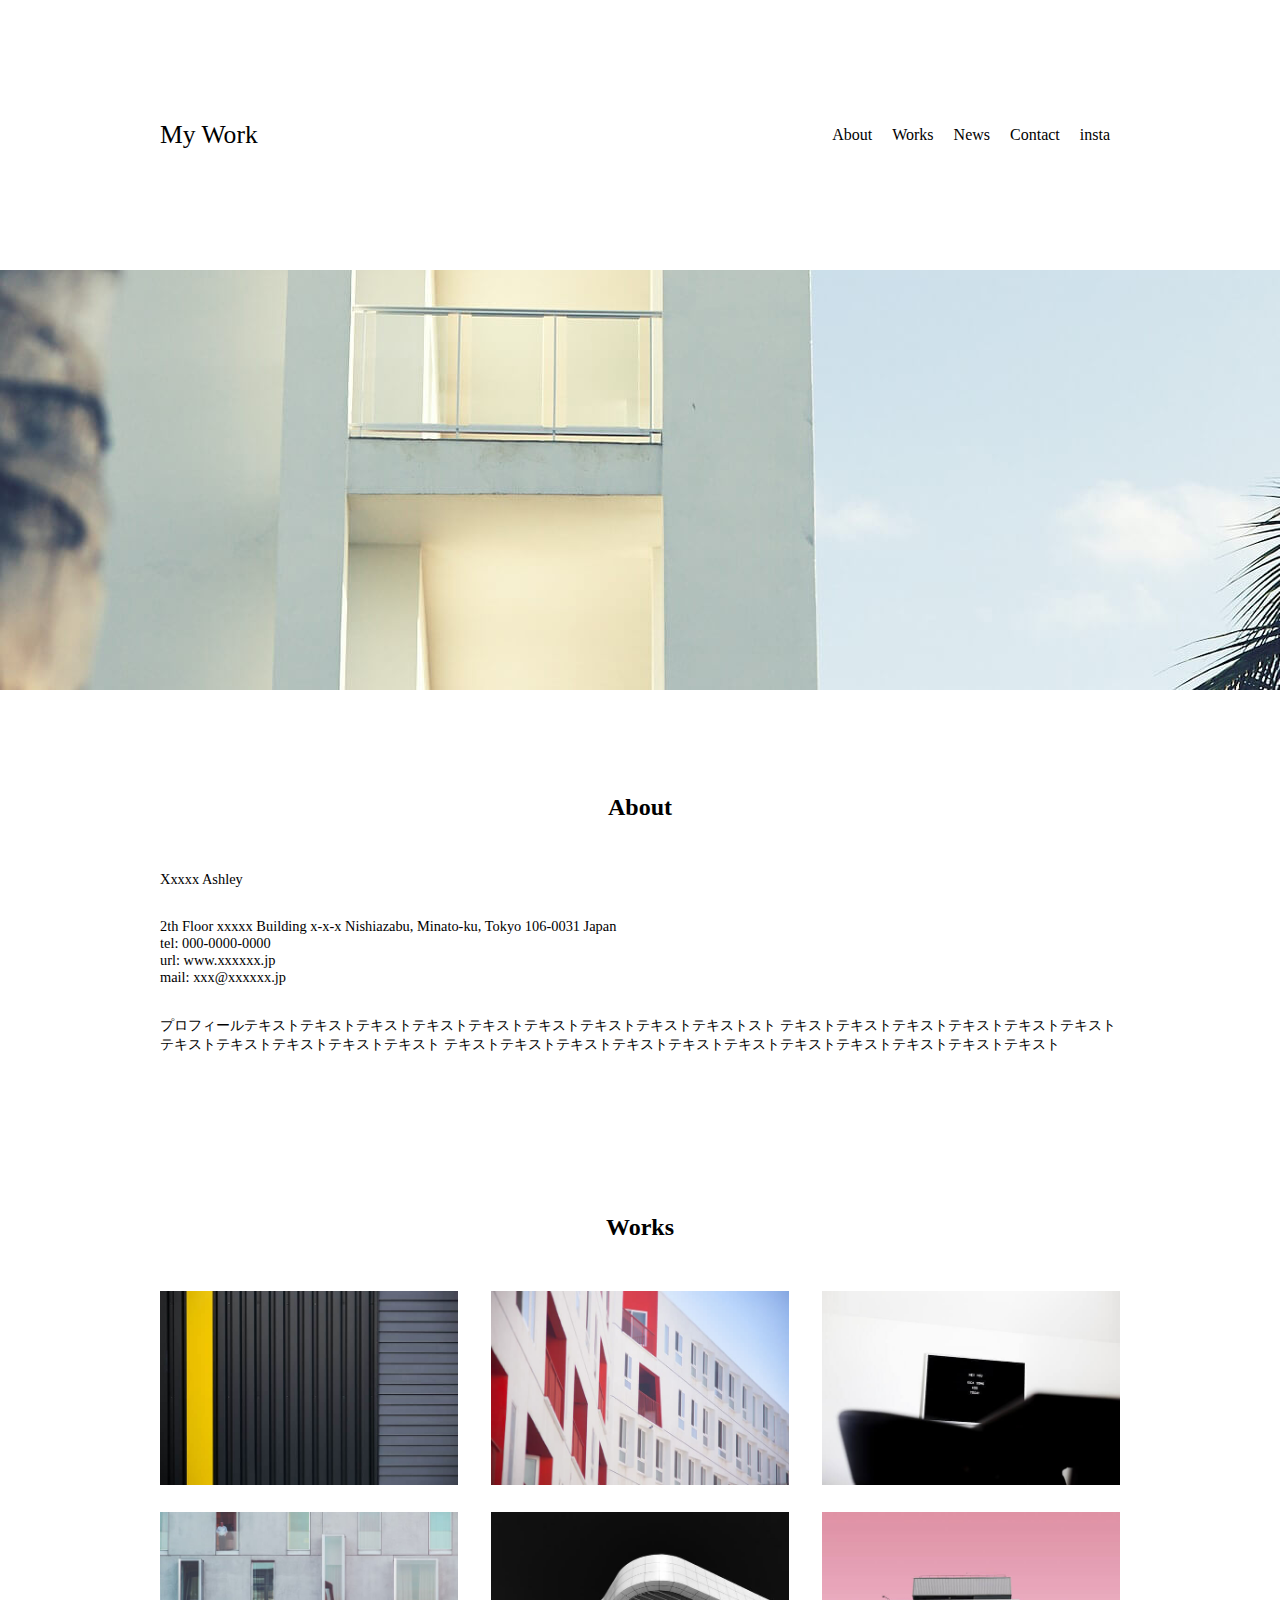
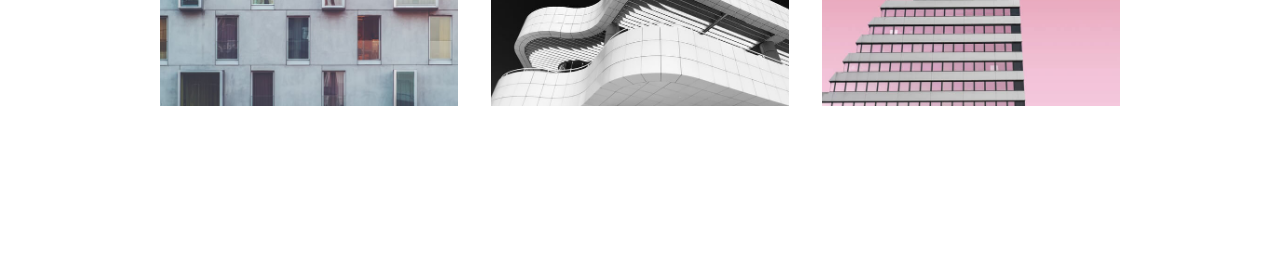
<file: basic/01/index.html>
<!DOCTYPE html>
<html lang="ja">
<head>
    <meta charset="UTF-8">
    <meta name="viewport" content="width=device-width, initial-scale=1.0">
    <link rel="stylesheet" href="style.css">
    <title>Document</title>
</head>
<body>
    <header id="header">
        <h1>My Work</h1>
        <nav>
            <ul>
                <li>About</li>
                <li>Works</li>
                <li>News</li>
                <li>Contact</li>
                <li>insta</li>
            </ul>
        </nav>
    </header>
    <main>
        <div id="mainvisual">
            <img src="mainvisual-pc.jpg" alt="">
        </div>
        <section id="about" class="wrapper">
            <h2>About</h2>
            <p>Xxxxx Ashley</p>
            <ul>
                <li>2th Floor xxxxx Building x-x-x Nishiazabu, Minato-ku, Tokyo 106-0031 Japan</li>
                <li>tel: 000-0000-0000</li>
                <li>url: www.xxxxxx.jp</li>
                <li>mail: xxx@xxxxxx.jp</li>
            </ul>
            <p>プロフィールテキストテキストテキストテキストテキストテキストテキストテキストテキストスト テキストテキストテキストテキストテキストテキストテキストテキストテキストテキストテキスト テキストテキストテキストテキストテキストテキストテキストテキストテキストテキストテキスト</p>
        </section>
        <section id="works" class="wrapper">
            <h2>Works</h2>
            <ul>
                <li><img src="works1.jpg" alt=""></li>
                <li><img src="works2.jpg" alt=""></li>
                <li><img src="works3.jpg" alt=""></li>
                <li><img src="works4.jpg" alt=""></li>
                <li><img src="works5.jpg" alt=""></li>
                <li><img src="works6.jpg" alt=""></li>
            </ul>
        </section>
        <section id="news" class="wrapper">

        </section>
        <section id="contact" class="wrapper">

        </section>

    </main>
    <footer>
        <div id="footer">
        </div>
    </footer>
</body>
</html>
</file>
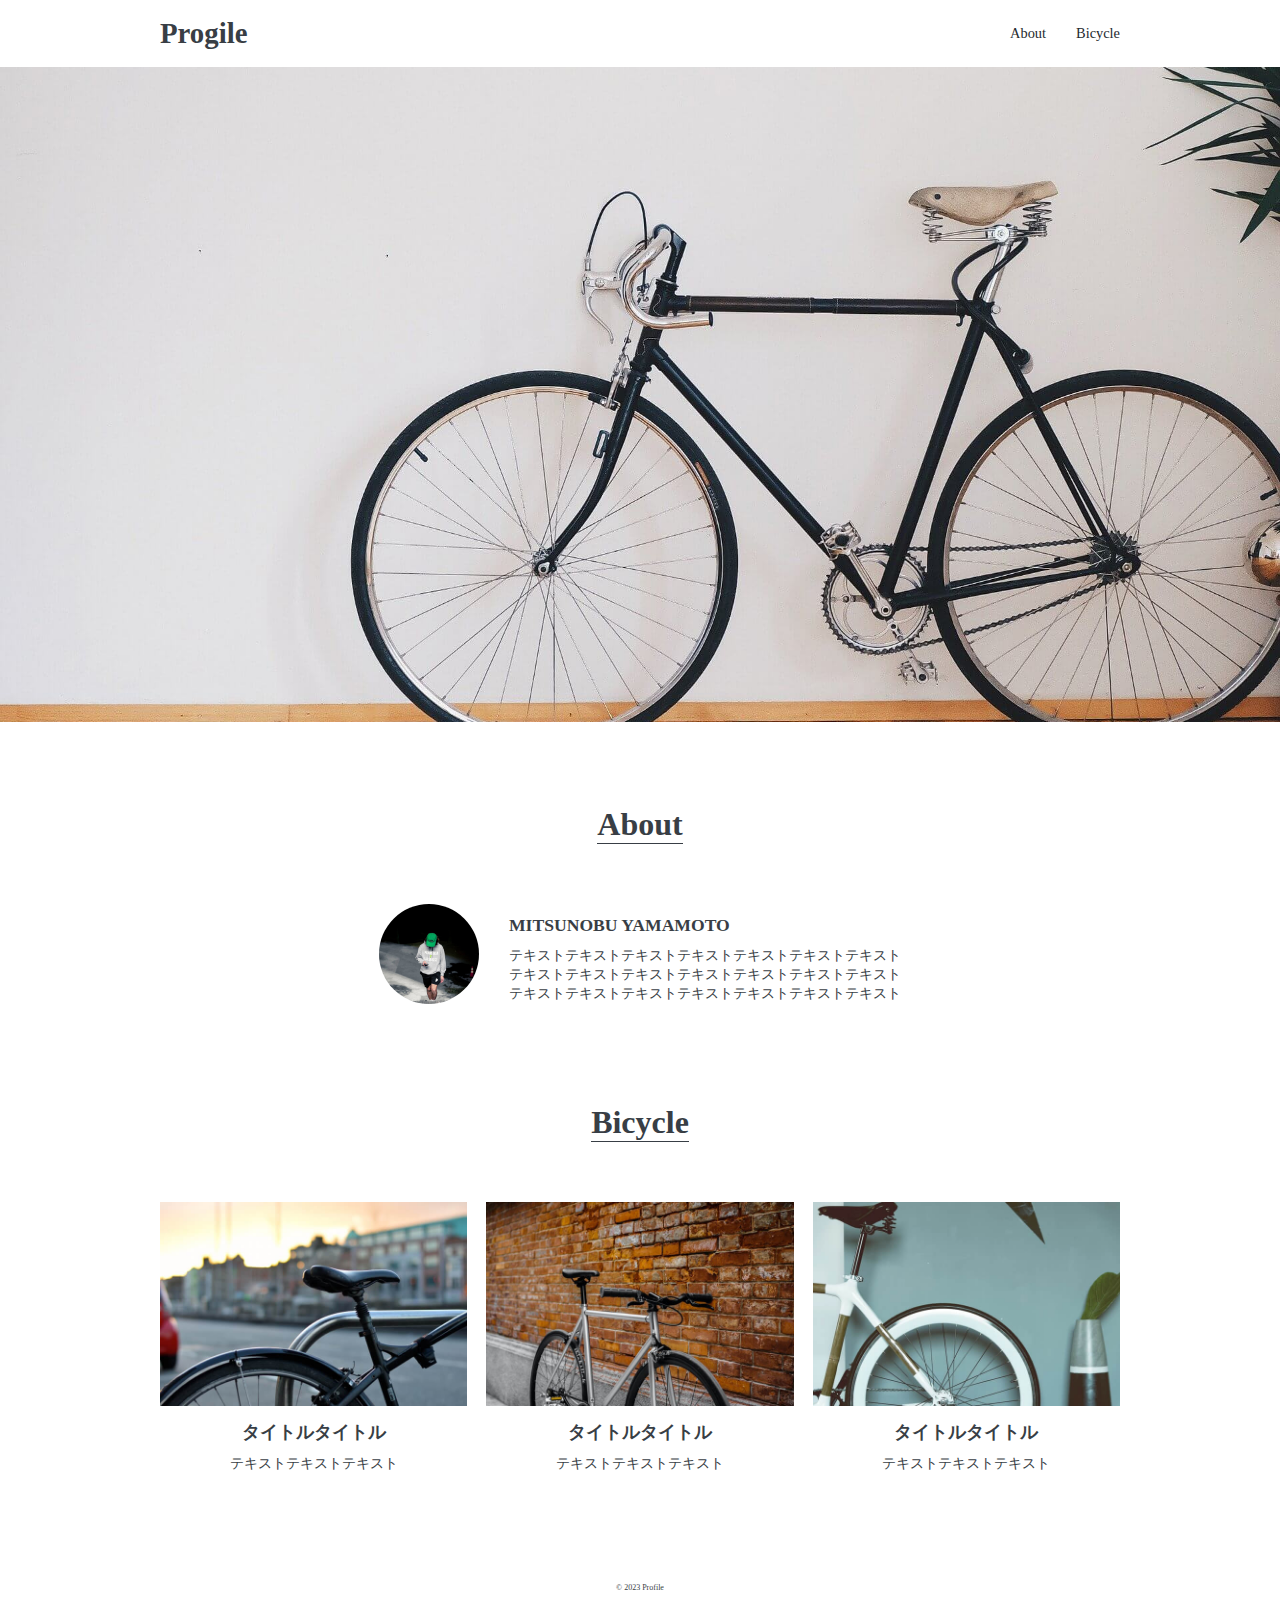
<file: beginner/01/index.html>
<!DOCTYPE html>
<html lang="ja">
<head>
    <meta charset="UTF-8">
    <meta http-equiv="X-UA-Compatible" content="IE=edge">
    <meta name="viewport" content="width=device-width, initial-scale=1.0">
    <link href="style.css" rel="stylesheet">
    <title>Document</title>
</head>
<body>
    <header id="header" class="wrapper">
        <h1>Progile</h1>
        <nav>
            <ul>
                <li>
                    <a href="#">About</a>
                </li>
                <li>
                    <a href="#">Bicycle</a>
                </li>
            </ul>
        </nav>
    </header>
    <main>
        <div id="mainvisual">
            <img src="mainvisual.jpg" alt="mainvisual">
        </div>
        <section id="about" class="wrapper">
            <h2 class="section-title">About</h2>
            <div class="content">
                <img src="about.jpg">
                <div class="text">
                    <h3 class="content-title">MITSUNOBU YAMAMOTO</h3>
                    <p>テキストテキストテキストテキストテキストテキストテキスト<br>
                        テキストテキストテキストテキストテキストテキストテキスト<br>
                        テキストテキストテキストテキストテキストテキストテキスト<br>
                    </p>
                </div>
            </div>
        </section>

        <section id="bicycle" class="wrapper">
            <h2 class="section-title">Bicycle</h2>
            <ul>
                <li>
                    <img src="bicycle1.jpg">
                    <h3 class="content-title">タイトルタイトル</h3>
                    <p>テキストテキストテキスト</p>
                </li>
                <li>
                    <img src="bicycle2.jpg">
                    <h3 class="content-title">タイトルタイトル</h3>
                    <p>テキストテキストテキスト</p>
                </li>
                </li>
                <li>
                    <img src="bicycle3.jpg">
                    <h3 class="content-title">タイトルタイトル</h3>
                    <p>テキストテキストテキスト</p>
                </li>
                </li>
            </ul>
        </section>
    </main>
    <footer id="footer">
        <p>© 2023 Profile</p>
    </footer>
</body>
</html>
</file>
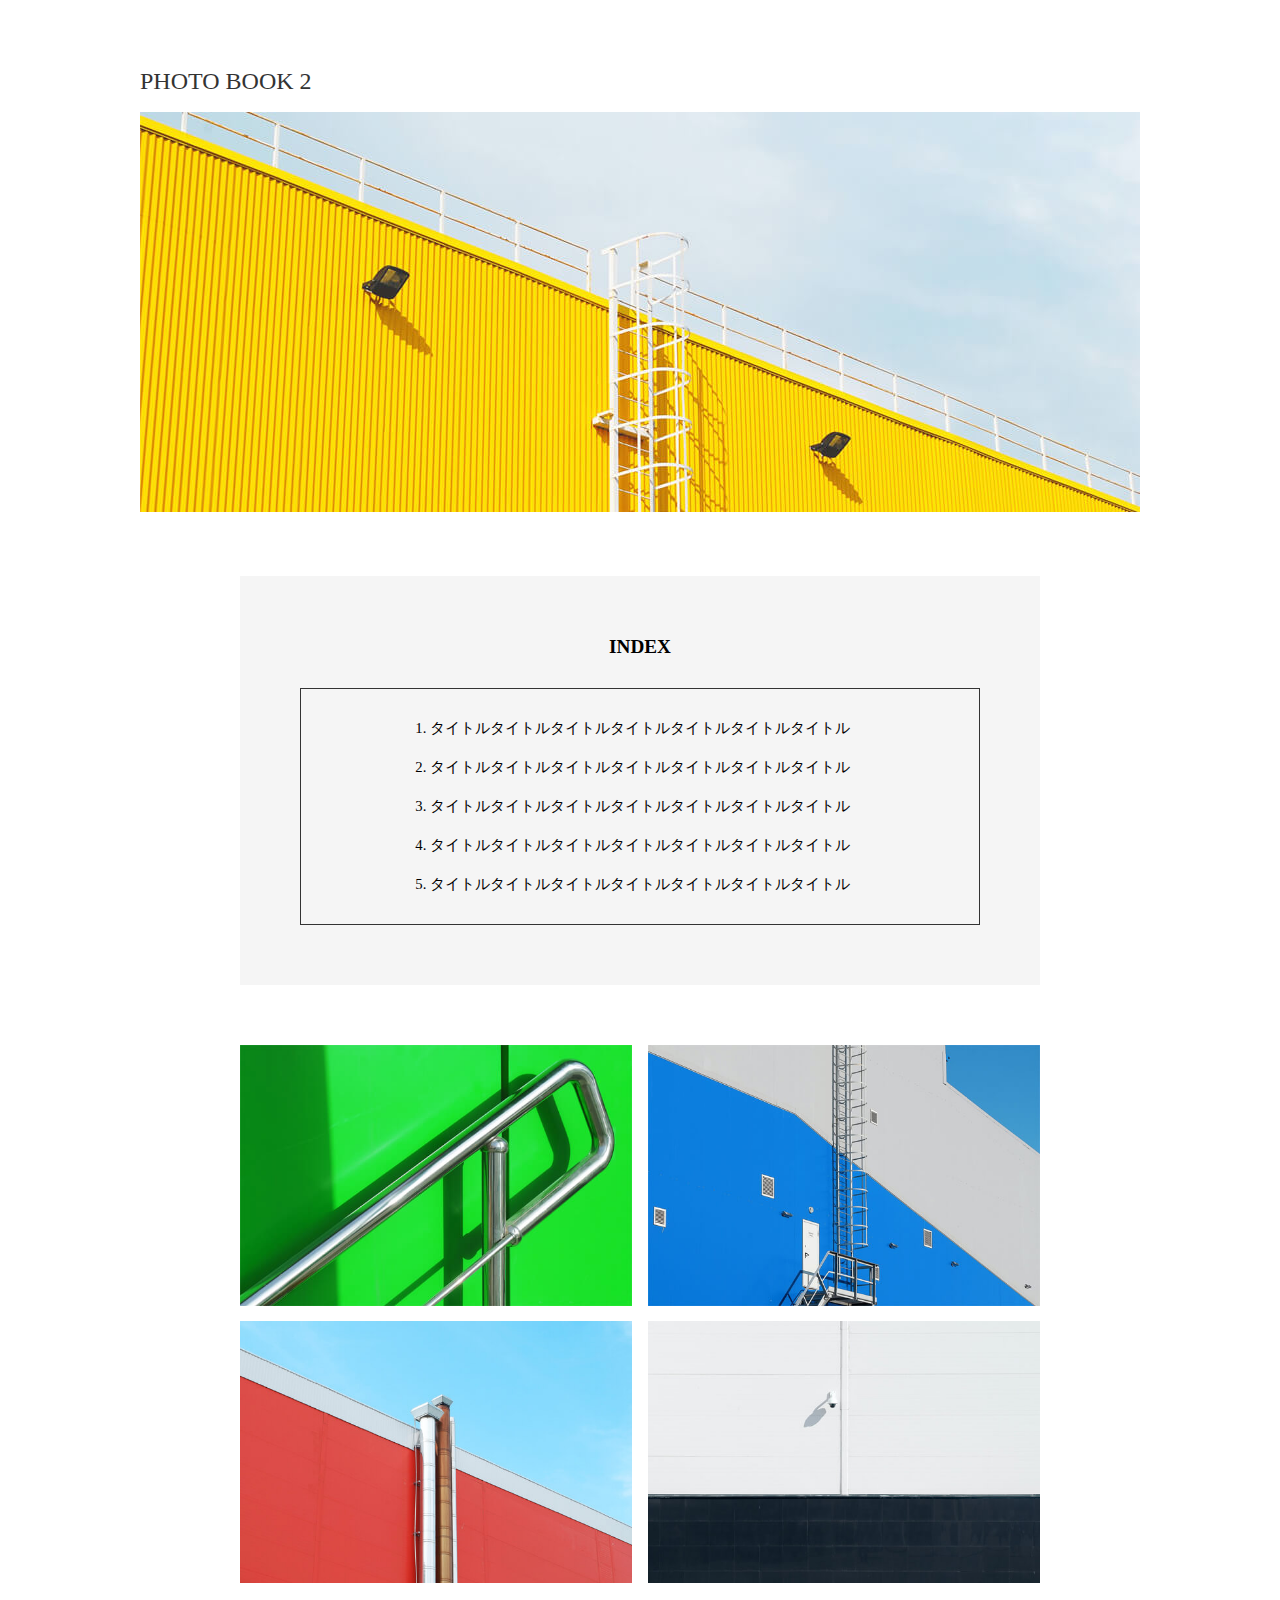
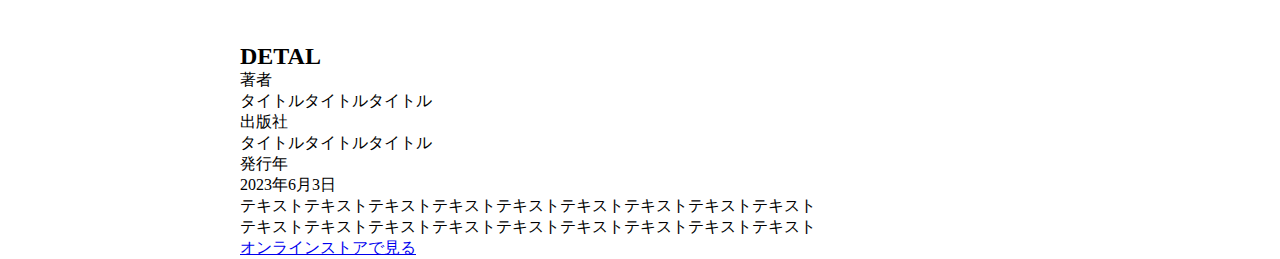
<file: beginner/03/index.html>
<!DOCTYPE html>
<html lang="ja">

<head>
    <meta charset="UTF-8">
    <meta http-equiv="X-UA-Compatible" content="IE=edge">
    <meta name="viewport" content="width=device-width, initial-scale=1.0">
    <link rel="stylesheet" href="style.css">
    
    <title>PHOTO BOOK 2</title>
</head>

<body>
    <div class="container">
        <header>
            <div id="header">
                <h1 class="site-title">
                    <a href="/">PHOTO BOOK 2</a>
                </h1>
            </div>
        </header>
        <main>
            <div id="mainvisual">
                <img src="mainvisual.jpg" alt="">
            </div>

            <div class="inner">
                <section id="index">
                    <h2 class="section-title">INDEX</h2>
                    <div class="index-inner">
                        <ol class="index-list">
                            <li>タイトルタイトルタイトルタイトルタイトルタイトルタイトル</li>
                            <li>タイトルタイトルタイトルタイトルタイトルタイトルタイトル</li>
                            <li>タイトルタイトルタイトルタイトルタイトルタイトルタイトル</li>
                            <li>タイトルタイトルタイトルタイトルタイトルタイトルタイトル</li>
                            <li>タイトルタイトルタイトルタイトルタイトルタイトルタイトル</li>
                        </ol>
                    </div>
                </section>
                <ul class="list">
                    <li><img src="photo1.jpg" alt=""></li>
                    <li><img src="photo2.jpg" alt=""></li>
                    <li><img src="photo3.jpg" alt=""></li>
                    <li><img src="photo4.jpg" alt=""></li>
                </ul>
                <section id="detail">
                    <h2>DETAL</h2>
                    <div>
                        <dl>
                            <dt>著者</dt>
                            <dd>タイトルタイトルタイトル</dd>
                            <dt>出版社</dt>
                            <dd>タイトルタイトルタイトル</dd>
                            <dt>発行年</dt>
                            <dd>2023年6月3日</dd>
                        </dl>
                        <div>
                            <p>テキストテキストテキストテキストテキストテキストテキストテキストテキスト</p>
                            <p>テキストテキストテキストテキストテキストテキストテキストテキストテキスト</p>
                            <a href="/">オンラインストアで見る</a>
                        </div>
                    </div>
                </section>
            </div>
        </main>
        <footer>

        </footer>
    </div>
</body>

</html>
</file>
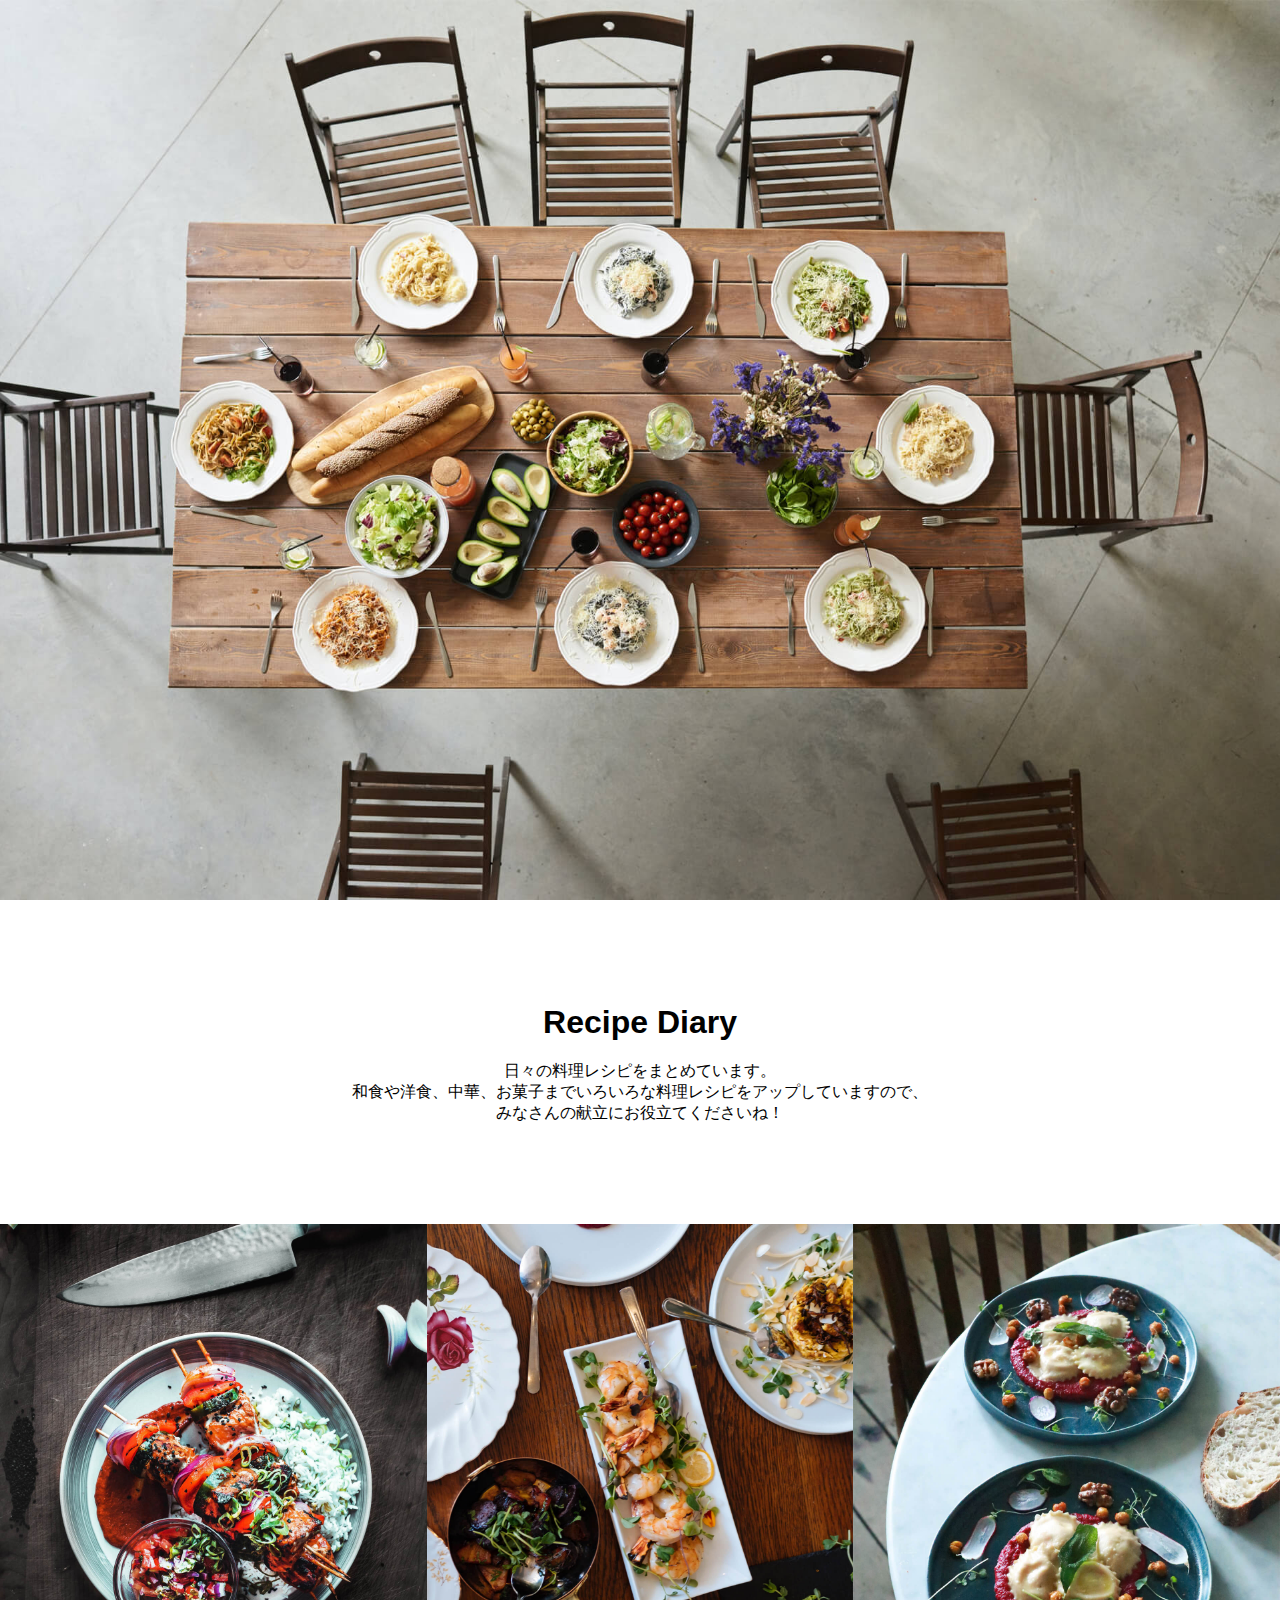
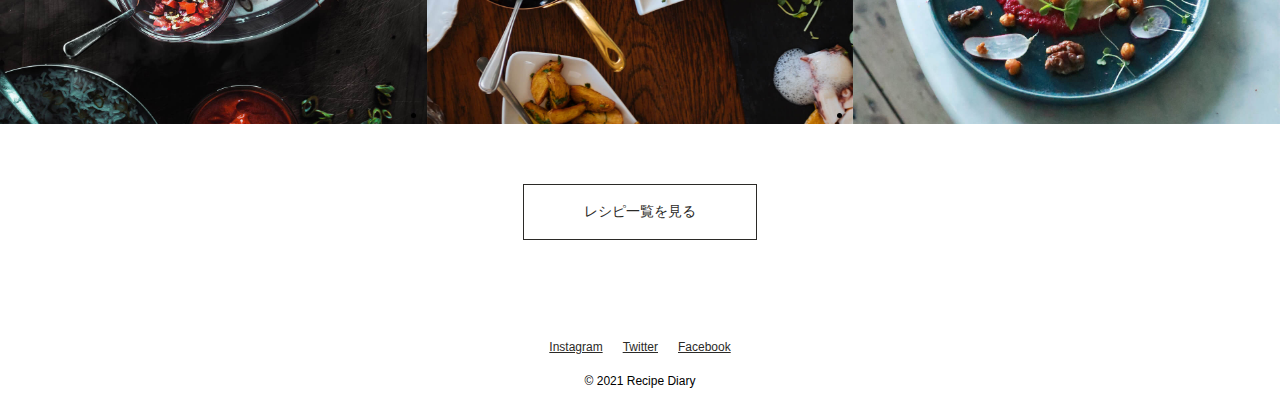
<file: beginner/04/index.html>
<!DOCTYPE html>
<html lang="ja">
<head>
    <meta charset="UTF-8">
    <meta http-equiv="X-UA-Compatible" content="IE=edge">
    <meta name="viewport" content="width=device-width, initial-scale=1.0">
    <link rel="stylesheet" href="style.css">
    <title>Document</title>
</head>
<body>
    <main>
        <div id="mainvisual">
            <img src="mainvisual.jpg" alt="">
        </div>
        <div class="main-text">
            <h1 class="text-title">Recipe Diary</h2>
                <p>日々の料理レシピをまとめています。</p>
                <p>和食や洋食、中華、お菓子までいろいろな料理レシピをアップしていますので、<br>
                    みなさんの献立にお役立てくださいね！</p>
        </div>
        <ul class="content-visual">
            <li><img src="recipe1.jpg" alt="" srcset=""></li>
            <li><img src="recipe2.jpg" alt="" srcset=""></li>
            <li><img src="recipe3.jpg" alt="" srcset=""></li>
        </ul>
        <div class="btn">
            <a href="">レシピ一覧を見る</a>
        </div>
    </main>
    <footer id="footer">
        <ul class="sns">
            <li><a href="" class="f">Instagram</a></li>
            <li><a href="" class="f">Twitter</a></li>
            <li><a href="" class="f">Facebook</a></li>
        </ul>
        <p>© 2021 Recipe Diary</p>
    </footer>
</body>
</html>
</file>
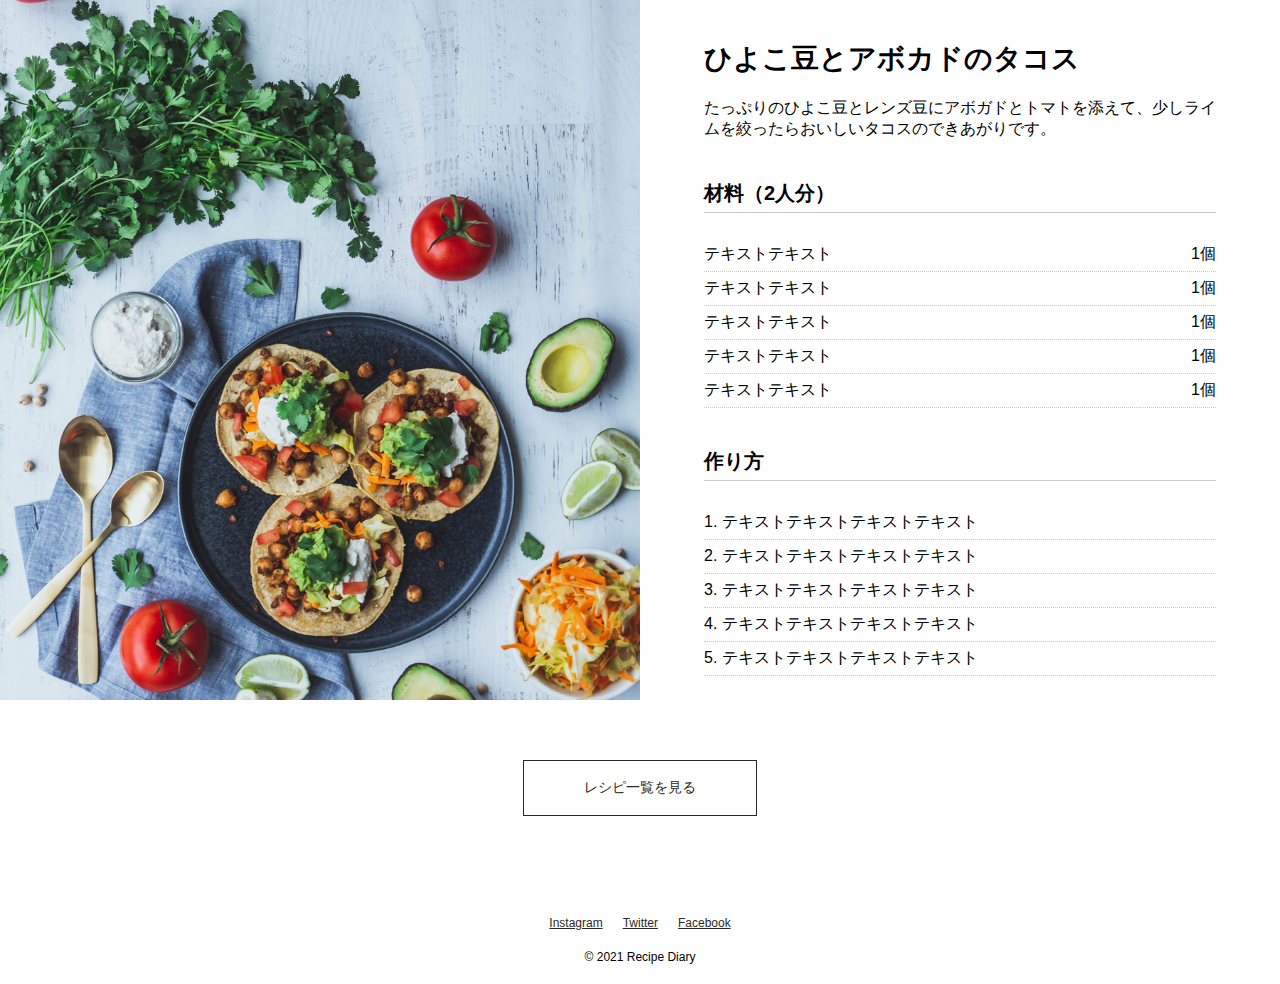
<file: beginner/05/index.html>
<!DOCTYPE html>
<html lang="ja">
<head>
    <meta charset="UTF-8">
    <meta http-equiv="X-UA-Compatible" content="IE=edge">
    <meta name="viewport" content="width=device-width, initial-scale=1.0">
    <link rel="stylesheet" href="style.css">
    <title>Document</title>
</head>
<body>
    <main>
        <div id="main-content">
            <div class="recipe-img">
                <img src="recipe.jpg" alt="レシピ画像">
            </div>
            <div class="recipe">
                <h1>ひよこ豆とアボカドのタコス</h1>
                <p>たっぷりのひよこ豆とレンズ豆にアボガドとトマトを添えて、少しライムを絞ったらおいしいタコスのできあがりです。</p>
                <h2>材料（2人分）</h2>
                <dl class="ingredient-list">
                    <dt>テキストテキスト</dt>
                    <dd>1個</dd>
                    <dt>テキストテキスト</dt>
                    <dd>1個</dd>
                    <dt>テキストテキスト</dt>
                    <dd>1個</dd>
                    <dt>テキストテキスト</dt>
                    <dd>1個</dd>
                    <dt>テキストテキスト</dt>
                    <dd>1個</dd>
                </dl>
                <h2>作り方</h2>
                <ol class="step-list">
                    <li>テキストテキストテキストテキスト</li>
                    <li>テキストテキストテキストテキスト</li>
                    <li>テキストテキストテキストテキスト</li>
                    <li>テキストテキストテキストテキスト</li>
                    <li>テキストテキストテキストテキスト</li>
                </ol>
            </div>
        </div>
        <div class="btn">
            <a href="">レシピ一覧を見る</a>
        </div>
    </main>
    <footer id="footer">
        <ul class="sns">
            <li><a href="" class="f">Instagram</a></li>
            <li><a href="" class="f">Twitter</a></li>
            <li><a href="" class="f">Facebook</a></li>
        </ul>
        <p>© 2021 Recipe Diary</p>
    </footer>
</body>
</html>
</file>
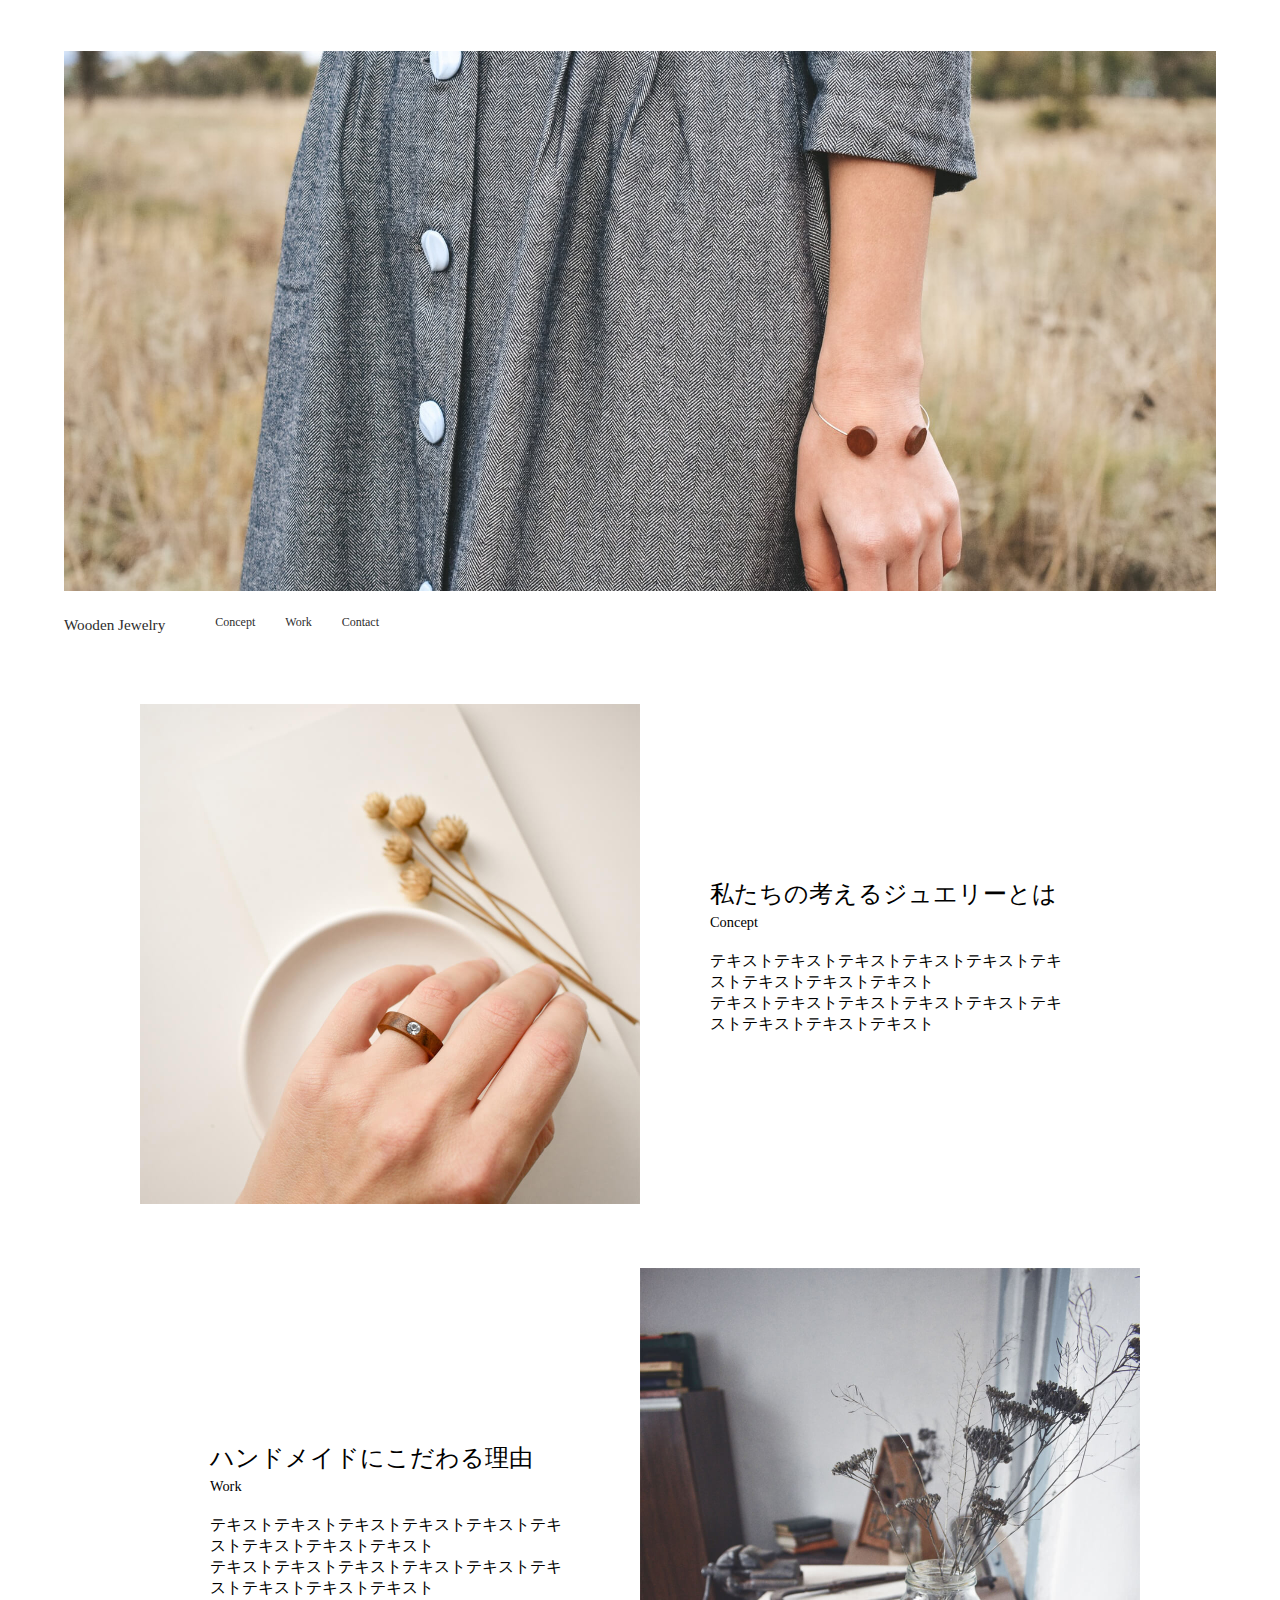
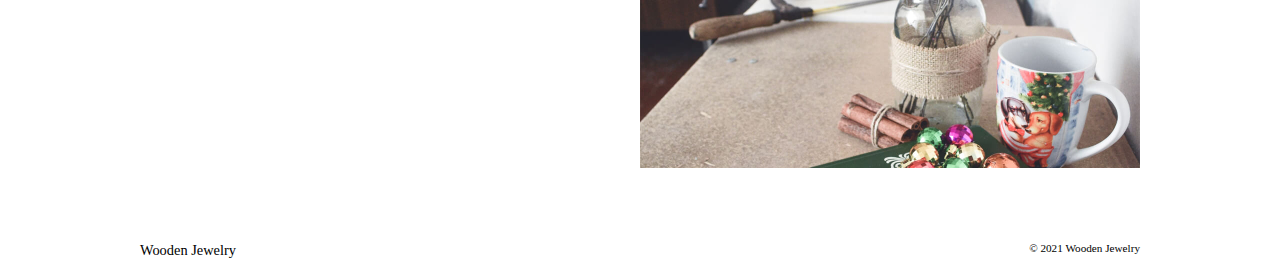
<file: beginner/06/index.html>
<!DOCTYPE html>
<html lang="ja">
<head>
    <meta charset="UTF-8">
    <meta http-equiv="X-UA-Compatible" content="IE=edge">
    <meta name="viewport" content="width=device-width, initial-scale=1.0">
    <link rel="stylesheet" href="style.css">
    <title>Document</title>
</head>
<body>
    <header id="header">
        <img src="mainvisual.jpg" alt="メイン画像">
    </header>
    <main id="main">
        <div id="navi">
            <h1><a href="">Wooden Jewelry</a></h1>
            <ul>
                <li><a href="">Concept</a></li>
                <li><a href="">Work</a></li>
                <li><a href="">Contact</a></li>
            </ul>
        </div>
        <div class="main-content">
            <div class="concept">
                <div class="concept-img">
                    <img src="concept.jpg" alt="concept">
                </div>
                <div class="concept-message">
                    <h2>私たちの考えるジュエリーとは</h2>
                    <span>Concept</span>
                    <p>テキストテキストテキストテキストテキストテキストテキストテキストテキスト</p>
                    <p>テキストテキストテキストテキストテキストテキストテキストテキストテキスト</p>
                </div>
            </div>
            <div class="concept concept-second">
                <div class="concept-img">
                    <img src="work.jpg" alt="work">
                </div>
                <div class="concept-message">
                    <h2>ハンドメイドにこだわる理由</h2>
                    <span>Work</span>
                    <p>テキストテキストテキストテキストテキストテキストテキストテキストテキスト</p>
                    <p>テキストテキストテキストテキストテキストテキストテキストテキストテキスト</p>
                </div>
            </div>
        </div>
    </main>
    <footer id="footer" class="main-content">
        <p>Wooden Jewelry</p>
        <p>© 2021 Wooden Jewelry</p>
    </footer>
</body>
</html>
</file>
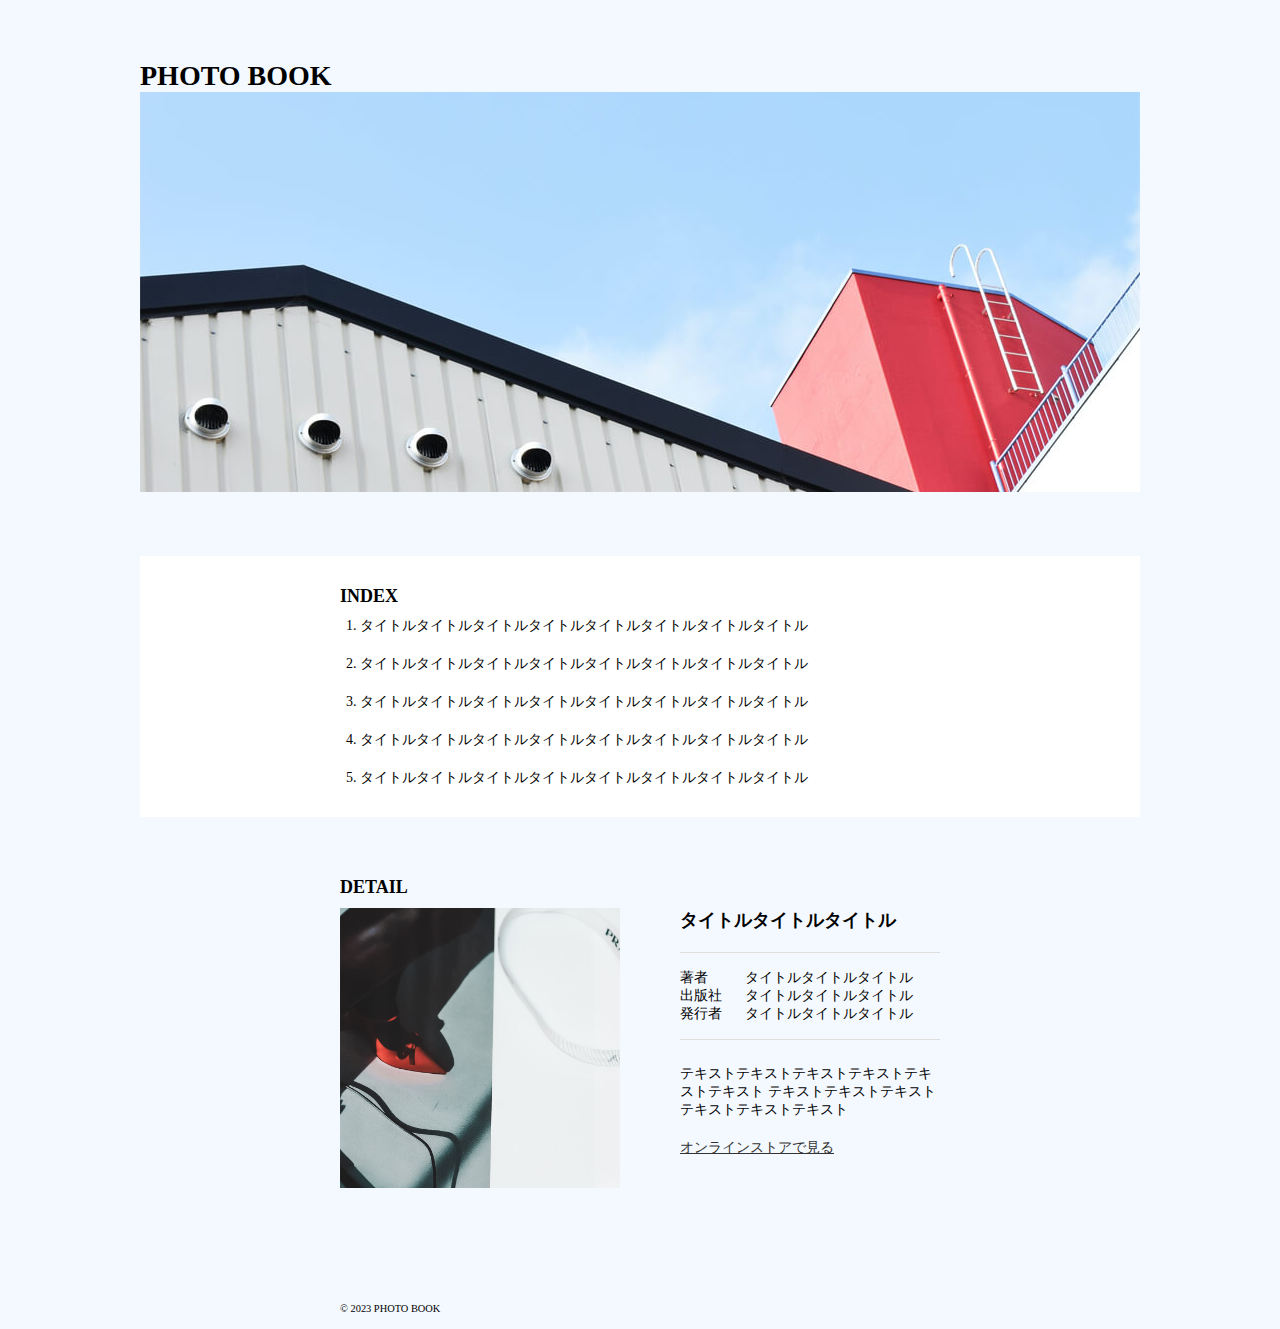
<file: beginner/01/PHOTO BOOK.html>
<!DOCTYPE html>
<!-- saved from url=(0044)http://127.0.0.1:5500/beginner/02/index.html -->
<html lang="ja"><head><meta http-equiv="Content-Type" content="text/html; charset=UTF-8">
    
    <meta http-equiv="X-UA-Compatible" content="IE=edge">
    <meta name="viewport" content="width=device-width, initial-scale=1.0">
    
    <title>PHOTO BOOK</title>
<link rel="stylesheet" href="./PHOTO BOOK_files/style.css"></head>
<body>
    <div class="container">
        <header id="header">
            <h1>PHOTO BOOK</h1>
        </header>
        <main>
            <div id="mainvisual">
                <img src="./PHOTO BOOK_files/mainvisual.jpg">
            </div>
            <section id="index">
                <div class="inner">
                    <h2 class="section-title">INDEX</h2>
                        <ol class="index-list">
                            <li>タイトルタイトルタイトルタイトルタイトルタイトルタイトルタイトル</li>
                            <li>タイトルタイトルタイトルタイトルタイトルタイトルタイトルタイトル</li>
                            <li>タイトルタイトルタイトルタイトルタイトルタイトルタイトルタイトル</li>
                            <li>タイトルタイトルタイトルタイトルタイトルタイトルタイトルタイトル</li>
                            <li>タイトルタイトルタイトルタイトルタイトルタイトルタイトルタイトル</li>
                        </ol>
                </div>
            </section>
            <section id="detail">
                <div class="inner">
                    <h2 class="section-title">DETAIL</h2>
                    <div class="content">
                        <img src="./PHOTO BOOK_files/detail.jpg">
                        <div class="text">
                            <p class="title">タイトルタイトルタイトル</p>
                            <dl>
                                <dt>著者</dt>
                                <dd>タイトルタイトルタイトル</dd>
                                <dt>出版社</dt>
                                <dd>タイトルタイトルタイトル</dd>
                                <dt>発行者</dt>
                                <dd>タイトルタイトルタイトル</dd>
                            </dl>
                            <p>テキストテキストテキストテキストテキストテキスト テキストテキストテキストテキストテキストテキスト</p>
                            <a class="link" href="http://127.0.0.1:5500/">オンラインストアで見る</a>
                        </div>
                    </div>
                </div>
            </section>
        </main>
        <footer id="footer" class="container inner">
            <p>© 2023 PHOTO BOOK</p>
        </footer>
    </div>
<!-- Code injected by live-server -->
<script>
	// <![CDATA[  <-- For SVG support
	if ('WebSocket' in window) {
		(function () {
			function refreshCSS() {
				var sheets = [].slice.call(document.getElementsByTagName("link"));
				var head = document.getElementsByTagName("head")[0];
				for (var i = 0; i < sheets.length; ++i) {
					var elem = sheets[i];
					var parent = elem.parentElement || head;
					parent.removeChild(elem);
					var rel = elem.rel;
					if (elem.href && typeof rel != "string" || rel.length == 0 || rel.toLowerCase() == "stylesheet") {
						var url = elem.href.replace(/(&|\?)_cacheOverride=\d+/, '');
						elem.href = url + (url.indexOf('?') >= 0 ? '&' : '?') + '_cacheOverride=' + (new Date().valueOf());
					}
					parent.appendChild(elem);
				}
			}
			var protocol = window.location.protocol === 'http:' ? 'ws://' : 'wss://';
			var address = protocol + window.location.host + window.location.pathname + '/ws';
			var socket = new WebSocket(address);
			socket.onmessage = function (msg) {
				if (msg.data == 'reload') window.location.reload();
				else if (msg.data == 'refreshcss') refreshCSS();
			};
			if (sessionStorage && !sessionStorage.getItem('IsThisFirstTime_Log_From_LiveServer')) {
				console.log('Live reload enabled.');
				sessionStorage.setItem('IsThisFirstTime_Log_From_LiveServer', true);
			}
		})();
	}
	else {
		console.error('Upgrade your browser. This Browser is NOT supported WebSocket for Live-Reloading.');
	}
	// ]]>
</script>

</body></html>
</file>
<file: basic/01/style.css>
* {
    margin: 0;
    padding: 0;
}

.wrapper {
    max-width: 960px;
    margin: 0 auto 130px auto;
    padding: 0 8%;
    font-size: 0.9rem;
}

.wrapper h2 {
    text-align: center;
    padding-bottom: 50px;
    font-size: 1.5rem;
}

#header {
    display: flex;
    justify-content: space-between;
    align-items: center;
    max-width: 960px;
    height: 270px;
    margin: 0 auto;
    padding: 0 10%;
}

#header h1 {
    font-size: 1.6rem;
    font-weight: normal;
}

#header ul {
    display: flex;
    list-style: none;
}

#header li {
    padding: 0 10px;
}

#mainvisual {
    width: 100%;
    margin-bottom: 100px;
}

#mainvisual img {
    width: 100%;
    object-fit: cover;
    height: 420px;
}


#about p {
    padding-bottom: 30px;
}

#about ul {
    list-style: none;
    padding-bottom: 30px;
}

#works ul {
    display: flex;
    justify-content: space-between;
    flex-wrap: wrap;
    list-style: none;
}

#works li {
    width: 31%;
    padding-bottom: 23px;
}

#works img {
    width: 100%;
}
</file>
<file: beginner/01/style.css>
* {
    margin: 0;
    padding: 0;
    text-decoration: none;
}

html {
    font-size: 100%;
}

body {
    color: #383e45;
    font-size: 0.9rem;
}

a {
    text-decoration: none;
  }

li {
list-style: none;
}

.wrapper {
    max-width: 960px;
    margin: 0 auto 100px auto;
    padding: 0 4%;
    text-align: center;
}

.section-title {
    display: inline-block;
    font-size: 2rem;
    text-align: center;
    border-bottom: solid 1px #383e45;
    margin-bottom: 60px;
}

.content-title {
    font-size: 1.1rem;
    padding: 10px 0;
}

/* --------- header -----------*/
#header {
    display: flex;
    justify-content: space-between;
    align-items: center;
    margin: auto
}

#header ul {
    display: flex;
    padding: 25px 0;
}

#header li {
    margin-left: 30px;
}

#header li a {
    color: #24292e;
}

#header li a:hover {
    opacity: 0.7;
}

/* --------- main -----------*/
#mainvisual {
    padding-bottom: 80px;
}

#mainvisual img {
    width: 100%;
    max-width: 1920px;
    height: 655px;
    object-fit: cover;
}

/* --------- about -----------*/


#about .content{
    display: flex;
    justify-content: center;
    align-items: center;
}

#about img {
    width: 100px;
    height: 100px;
    border-radius: 50%;
    margin-right: 30px;
}

#about .text {
    text-align: left;

}

#footer {
    font-size: 0.5rem;
    text-align: center;
    padding: 10px 0;
}


/* --------- bicycle -----------*/
#bicycle ul {
    display: flex;
    justify-content: space-between;
}

#bicycle li {
    width: 32%;
    
}

#bicycle img {
    max-width: 100%;
}

/* ---------- Responsive -----------*/

@media screen and (max-width: 600px) {
    
    /* ---------- main -----------*/
    #mainvisual img {
        height: calc(100vh - 60px);
    }

    /* ---------- about -----------*/
    #about .content {
        flex-direction: column;
    }

    #about img {
        margin-right: 0;
    }

    /* ---------- bycycle -----------*/
    #bicycle ul {
        flex-direction: column;
    }

    #bicycle li {
        width: 100%;
        margin-bottom: 30px;
    }

    }
</file>
<file: beginner/03/style.css>
* {
    margin: 0;
    padding: 0;
}

html {
    font-size: 100%;
}

.container {
    max-width: 1000px;
    margin: 0 auto;
}

#header {
    margin: 60px 0 15px 0;
}

#header .site-title a {
    text-decoration: none;
    color: #333;
    font-size: 1.50rem;
    font-weight: lighter;
}

#mainvisual {
    margin-bottom: 60px;
}

.inner {
    max-width: 800px;
    margin: 0 auto;
}

#index {
    background-color: #f5f5f5;
    padding: 60px;
    margin-bottom: 60px;
}

.section-title {
    text-align: center;
    font-size: 1.2rem;
    font-weight: bold;
    margin-bottom: 30px;
}

.index-inner {
    border: 1px solid #333;
    padding: 30px;
    font-size: 0.92rem;
}

.index-list {
    display: table;
    margin: 0 auto;
}

.index-list li {
    padding-bottom: 20px;
}

.index-list li:last-child {
    padding-bottom: 0px;
}

.list {
    display: flex;
    flex-wrap: wrap;
    justify-content: space-between;
    margin-bottom: 45px;
}

.list li {
    width: 49%;
    margin-bottom: 15px;
}

.list li img {
    vertical-align: bottom;
}

ul {
    list-style: none;
}

img {
    max-width: 100%;
}
</file>
<file: beginner/04/style.css>
* {
    margin: 0;
    padding: 0;
}

body {

    font-family: "Helvetica Neue", "Arial", "Hiragino Sans", "Meiryo", sans-serif;
}

#mainvisual img {
    height: 100vh;
    width: 100%;
    object-fit: cover;
    object-position: center top;
}

#footer {
    text-align: center;
    font-size: 0.75rem;
    margin-bottom: 20px;
}

.main-text {
    margin: 100px 20px;
    text-align: center;
}

.text-title {
    margin-bottom: 20px;
}

.content-visual {
    display: flex;
}

.content-visual li {
    width: calc(100%/3)
}

.content-visual img {
    height: 500px;
    width: 100%;
    object-fit: cover;
    vertical-align: bottom;
}

.btn {
    text-align: center;
    margin: 60px 0 100px;
}

.btn a {
    display: inline-block;
    padding: 18px 60px;
    border: solid 1px #2b2a27;
    text-decoration: none;
    color: #2b2a27;
    font-size: 0.85rem;
}

.sns {
    display: flex;
    justify-content: center;
    list-style: none;
    width: 100%;
    padding-bottom: 20px;

}

.sns li {
    padding: 0 10px;
}

.sns li a {
    color: #2b2a27;
}

@media screen and (max-width: 834px) {

    .content-visual {
        flex-direction: column;
    }

    .content-visual li {
        width: 100%;
    }

}
</file>
<file: beginner/05/style.css>
* {
    margin: 0;
    padding: 0;
}

body {

    font-family: "Helvetica Neue", "Arial", "Hiragino Sans", "Meiryo", sans-serif;
}

#main-content {
    display: flex;
}

#footer {
    text-align: center;
    font-size: 0.75rem;
    margin-bottom: 20px;
}

.recipe-img {
    width: 50%;
}

.recipe-img img {
    width: 100%;
    height: 700px;
    object-fit: cover;
    vertical-align: bottom;
}

.recipe {
    width: 50%;
    box-sizing:border-box;
    padding: 40px 5% 0 5%;
}

.recipe h1 {
    font-size: 1.75rem;
    margin-bottom: 20px;
}

.recipe h2 {
    font-size: 1.25rem;
    margin: 40px 0 25px 0;
    border-bottom: solid 1px #ccc;
    padding-bottom: 5px;
}

.ingredient-list {
    display: flex;
    flex-wrap: wrap;
}

.ingredient-list dt {
    width: 85%;
    padding: 6px 0;
    border-bottom: dotted 1px #ccc;
}

.ingredient-list dd {
    width: 15%;
    padding: 6px 0;
    border-bottom: dotted 1px #ccc;
    text-align: right;
}

.step-list li{
    border-bottom: dotted 1px #ccc;
    padding: 6px 0;
    list-style-position: inside; 
}

.btn {
    text-align: center;
    margin: 60px 0 100px;
}

.btn a {
    display: inline-block;
    padding: 18px 60px;
    border: solid 1px #2b2a27;
    text-decoration: none;
    color: #2b2a27;
    font-size: 0.85rem;
}

.sns {
    display: flex;
    justify-content: center;
    list-style: none;
    width: 100%;
    padding-bottom: 20px;

}

.sns li {
    padding: 0 10px;
}

.sns li a {
    color: #2b2a27;
    font-size: 0.75rem;
}

@media screen and (max-width: 834px) {

    #main-content {
        flex-direction: column;
    }

    .recipe-img {
        width: 100%;
    }

    .recipe-img img {
        width: 100%;
        height: auto;
    }
    .recipe {
        width: 100%;
    }

}
</file>
<file: beginner/06/style.css>
* {
    margin: 0;
    padding: 0;
}
body {
    font-family: 'Crimson Text', serif;
}
a {
    text-decoration: none;
    color: #2d2d2d;
}

#header {
    width:90vw;
    margin: 4% auto 0 auto;
}

#header img {
    width: 100%;
}

#navi {
    display: flex;
    width: 90vw;
    margin: 20px auto 0 auto;
}

#navi h1 {
    font-size: 0.95rem;
    font-weight: 400;
    line-height: 19px;
    margin-right: 50px;

}

#navi ul {
    display: flex;

}

#navi li {
    margin-right: 30px;
    font-size: 0.75rem;
    list-style: none;
}

.main-content {
    max-width: 1000px;
    margin: 70px auto;
    padding: 0 18px;
}

.concept {
    display: flex;
    align-items: center;
    margin-bottom: 60px;
}

.concept-second {
     flex-direction: row-reverse;
}

.concept-img {
    width: 50%;
}

.concept-img img{
    width: 100%;
}

.concept-message {
    width: 50%;
    text-align: center;
    padding: 0 7%;
    box-sizing: border-box;

}

.concept-message h2 {
    font-size: 1.5rem;
    font-weight: normal;
    margin-bottom: 4px;
    text-align: left;
}

.concept-message span {
    display: block;
    font-size: 0.9rem;
    text-align: left;
    margin-bottom: 20px;
}

.concept-message p {
    text-align: left;
}

#footer {
    display: flex;
    justify-content: space-between;
    margin-bottom: 20px;
}

#footer p:first-child {
    font-size: 0.9rem;
}

#footer p:last-child {
    font-size: 0.7rem;
}

@media screen and (max-width: 767px) {

    #header {
        width: 100%;
        margin: 0;
    }

    #navi {
        display: flex;
        width: 100vw;
        margin: 20px 18px;
    }

    .concept {
        display:block;
    }

    .concept-img {
        width: 100%;
    }

    .concept-message {
        padding: 0;
        width: 100%;
    }

    .concept-message h2 {
        font-size: 1.2rem;
    }
}
</file>
<file: beginner/01/PHOTO BOOK_files/style.css>
* {
    margin: 0;
    padding: 0;
}

html {
    font-size: 100%;
}

body {
    font-size: 0.875rem;
    background-color: #f4f9ff;
}

img {
    max-width: 100%;
}

.container {
    max-width: 1000px;
    margin: 0 auto;
}

.inner {
    max-width: 600px;
    margin: 0 auto;
}

.detail {
    max-width: 600px;
    margin: 0 auto;
}

.section-title {
    font-size: 1.125rem;
    font-weight: bold;
    margin-bottom: 10px;
}

.content {
 display: flex;
 
}


#header {
    margin-top: 60px;
}

#mainvisual {
    padding-bottom: 60px;
}

#index {
    background-color: #fff;
    padding: 30px 0;
    margin-bottom: 60px;
}

#index .index-list {
    margin-left: 20px;
}

#index .index-list li {
    margin-bottom: 20px;
}

#index .index-list li:last-child {
    margin-bottom: 0px;
}


#detail {
    padding-bottom: 100px;
}
#detail .content img {
    width: 280px;
    margin-right: 60px;
}

#detail .content .title {
    font-size: 1.125rem;
    font-weight: bold;
}

#detail .content dl {
    display: flex;
    flex-wrap: wrap;
    padding: 16px 0;
    margin-bottom: 25px;
    border-top :solid 1px #dedede;
    border-bottom: solid 1px #dedede;
}

#detail .content dt {
    width: 25%;
}

#detail .content dd {
    width: 75%;
}

#detail .content .text p {
    margin-bottom: 20px;
}

#detail .content .link {
    color: #333;
}

#detail .content .link:hover {
    opacity: 0.8;
}

#footer {
    font-size: 0.65rem;
    padding: 15px 0;
    
}


@media screen and (max-width: 1024px) {

    #header {
        padding: 0 10px;
    }

    #mainvisual {
        padding: 0 10px;
    }
}
</file>
